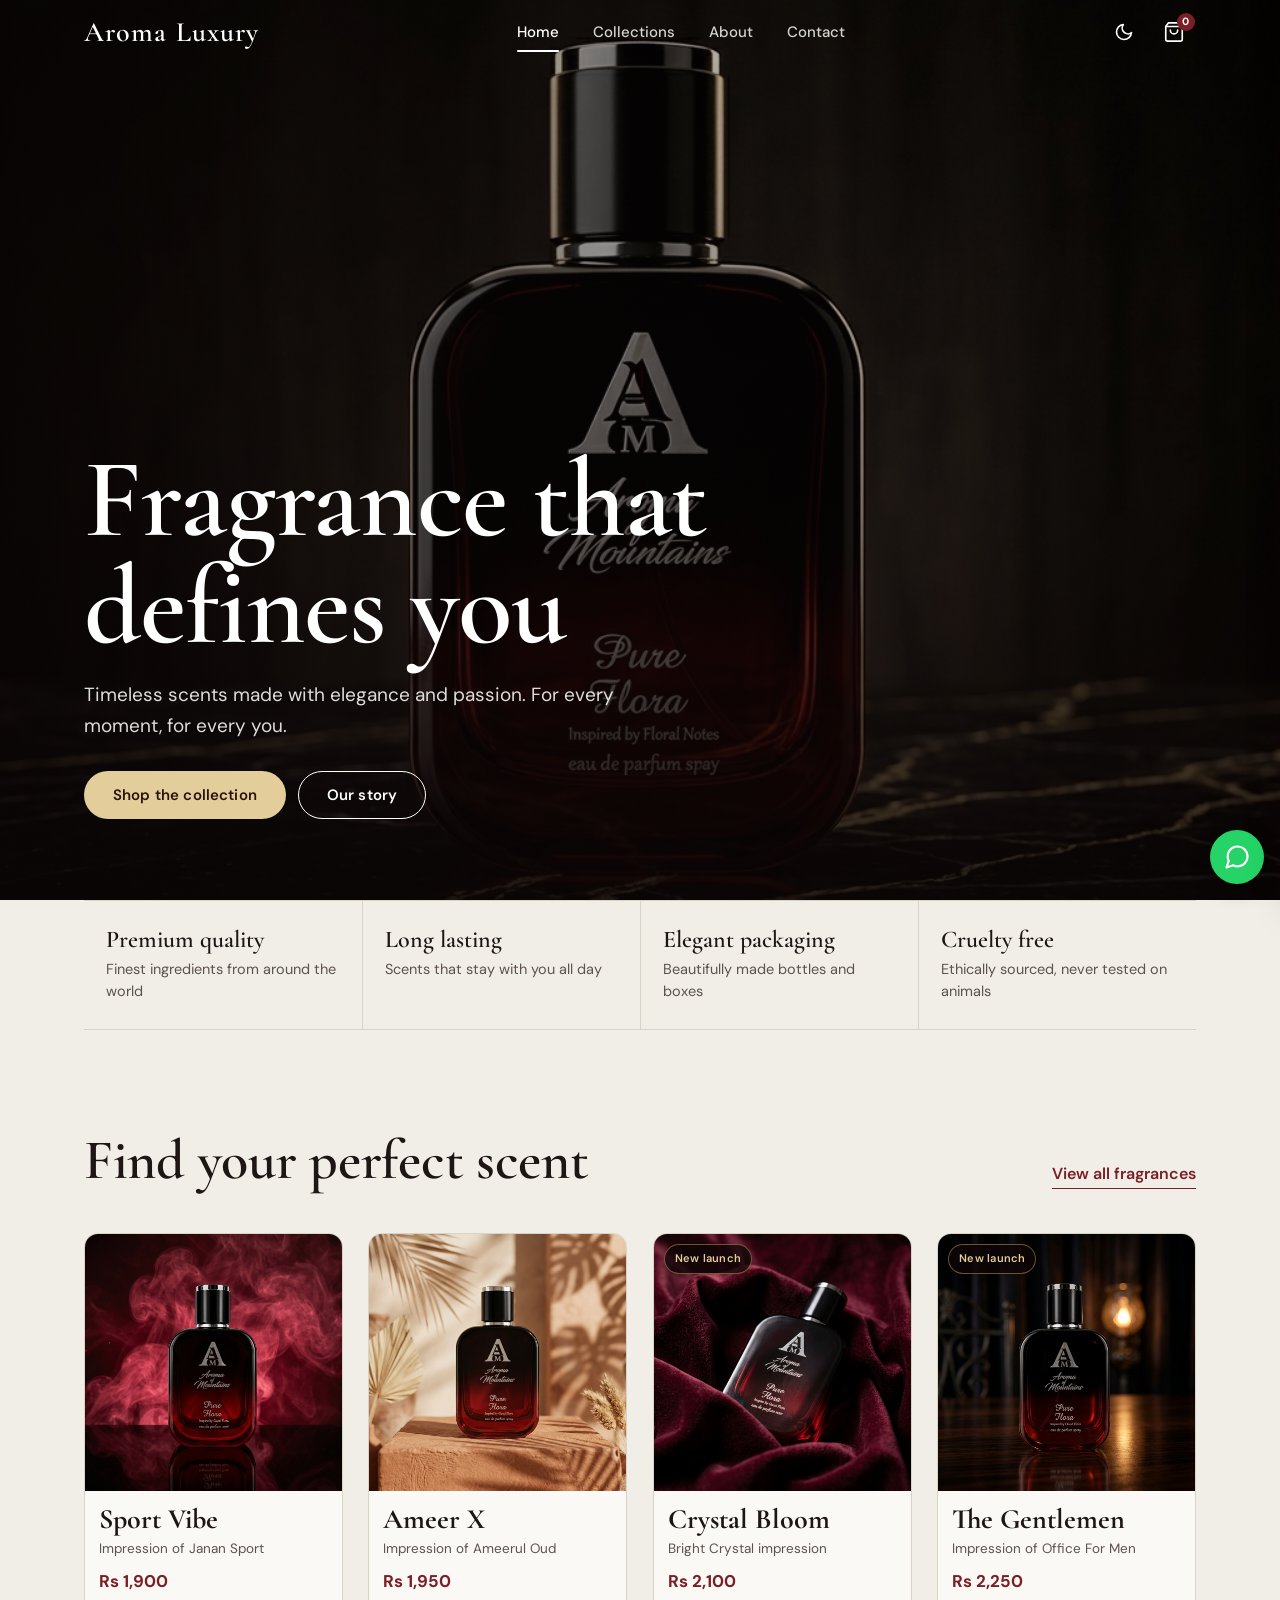
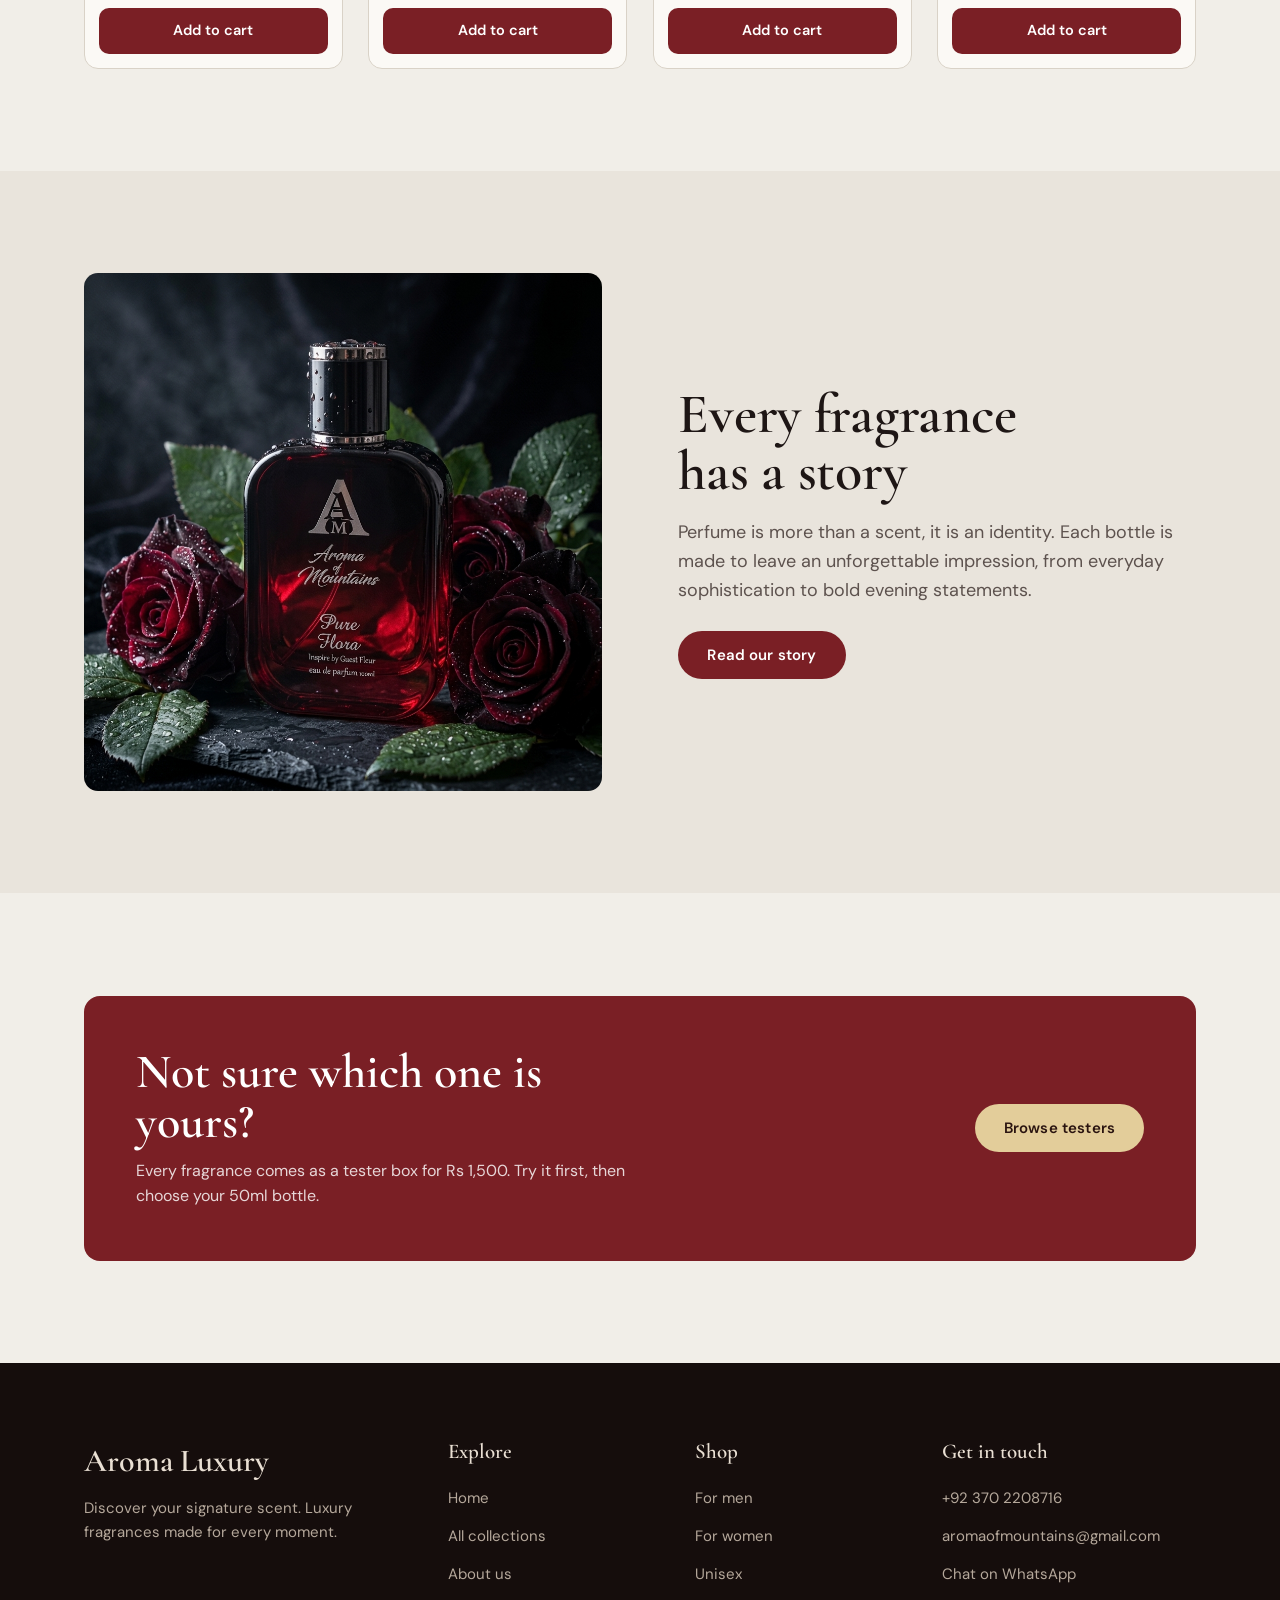
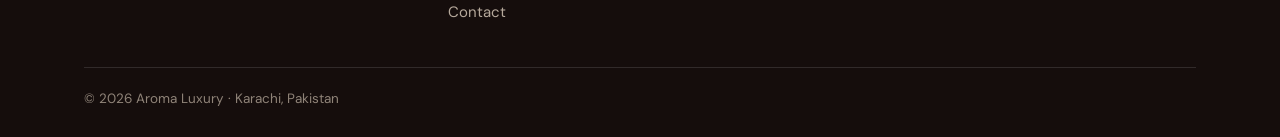
<file: index.html>
<!DOCTYPE html>
<html lang="en">
<head>
<meta charset="UTF-8">
<meta name="viewport" content="width=device-width, initial-scale=1, viewport-fit=cover">
<title>Aroma of Mountains | Premium Perfumes in Pakistan</title>
<meta name="description" content="Premium fragrances from Aroma of Mountains. Shop Ameer X, Sport Vibe, Crystal Bloom, The Gentlemen and more. Find your signature scent.">
<meta name="theme-color" content="#f1eee8">
<script>
(function(){
  var dark=false;
  try{
    var s=localStorage.getItem('aroma_theme');
    dark = s ? s==='dark' : (window.matchMedia && matchMedia('(prefers-color-scheme: dark)').matches);
  }catch(e){}
  if(dark) document.documentElement.classList.add('dark-mode');
  var m=document.querySelector('meta[name="theme-color"]');
  if(m) m.setAttribute('content', dark ? '#120c0b' : '#f1eee8');
})();
</script>
<link rel="preconnect" href="https://fonts.googleapis.com"><link rel="preconnect" href="https://fonts.gstatic.com" crossorigin><link href="https://fonts.googleapis.com/css2?family=Cormorant+Garamond:ital,wght@0,500;0,600;0,700;1,500&family=DM+Sans:wght@400;500;600;700&display=swap" rel="stylesheet">
<link rel="stylesheet" href="theme.css">

</head>
<body class="has-hero">
<script src="layout.js"></script>

<main id="main">

  <section class="hero">
    <video autoplay muted loop playsinline preload="metadata" poster="pics/4 pic new.jpeg" aria-hidden="true">
      <source src="perfume-hero.mp4" type="video/mp4">
    </video>
    <div class="wrap hero-inner">
      <h1>Fragrance that defines you</h1>
      <p>Timeless scents made with elegance and passion. For every moment, for every you.</p>
      <div class="hero-cta">
        <a class="btn btn-gold" href="collection.html">Shop the collection</a>
        <a class="btn btn-ghost" href="about-us.html">Our story</a>
      </div>
    </div>
  </section>

  <div class="wrap">
    <div class="promises">
      <div class="promise"><h3>Premium quality</h3><p>Finest ingredients from around the world</p></div>
      <div class="promise"><h3>Long lasting</h3><p>Scents that stay with you all day</p></div>
      <div class="promise"><h3>Elegant packaging</h3><p>Beautifully made bottles and boxes</p></div>
      <div class="promise"><h3>Cruelty free</h3><p>Ethically sourced, never tested on animals</p></div>
    </div>
  </div>

  <section class="section" id="our-collection">
    <div class="wrap">
      <div class="section-head">
        <h2>Find your perfect scent</h2>
        <a class="text-link" href="collection.html">View all fragrances</a>
      </div>
      <div class="grid">
        <article class="product">
          <div class="product-img"><img src="pics/5 pic new.jpeg" alt="Sport Vibe perfume bottle" loading="lazy" width="512" height="512"></div>
          <div class="product-body">
            <h3>Sport Vibe</h3>
            <p class="product-note">Impression of Janan Sport</p>
            <p class="product-price">Rs 1,900</p>
            <div class="product-actions">
              <button class="add-btn" type="button" data-add-to-cart="sport-vibe-50ml">Add to cart</button>
              
            </div>
          </div>
        </article>
        <article class="product">
          <div class="product-img"><img src="pics/2 pic new.jpeg" alt="Ameer X perfume bottle" loading="lazy" width="512" height="512"></div>
          <div class="product-body">
            <h3>Ameer X</h3>
            <p class="product-note">Impression of Ameerul Oud</p>
            <p class="product-price">Rs 1,950</p>
            <div class="product-actions">
              <button class="add-btn" type="button" data-add-to-cart="ameer-x-50ml">Add to cart</button>
              
            </div>
          </div>
        </article>
        <article class="product">
          <div class="product-img"><span class="badge">New launch</span><img src="pics/Perfume_bottle_on_velvet_fabric_202608070134.jpeg" alt="Crystal Bloom perfume bottle" loading="lazy" width="512" height="512"></div>
          <div class="product-body">
            <h3>Crystal Bloom</h3>
            <p class="product-note">Bright Crystal impression</p>
            <p class="product-price">Rs 2,100</p>
            <div class="product-actions">
              <button class="add-btn" type="button" data-add-to-cart="crystal-bloom-50ml">Add to cart</button>
              
            </div>
          </div>
        </article>
        <article class="product">
          <div class="product-img"><span class="badge">New launch</span><img src="pics/Perfume_bottle_on_wood_surface_202608070134.jpeg" alt="The Gentlemen perfume bottle" loading="lazy" width="512" height="512"></div>
          <div class="product-body">
            <h3>The Gentlemen</h3>
            <p class="product-note">Impression of Office For Men</p>
            <p class="product-price">Rs 2,250</p>
            <div class="product-actions">
              <button class="add-btn" type="button" data-add-to-cart="gentlemen-50ml">Add to cart</button>
              
            </div>
          </div>
        </article>
      </div>
    </div>
  </section>

  <section class="section section-alt">
    <div class="wrap split">
      <div class="split-img"><img src="pics/Perfume_bottle_with_crimson_roses_202608070135.jpeg" alt="Aroma of Mountains bottle resting among dark red roses" loading="lazy" width="640" height="640"></div>
      <div class="split-text">
        <h2 class="display">Every fragrance has a story</h2>
        <p>Perfume is more than a scent, it is an identity. Each bottle is made to leave an unforgettable impression, from everyday sophistication to bold evening statements.</p>
        <a class="btn btn-primary" href="about-us.html">Read our story</a>
      </div>
    </div>
  </section>

  <section class="section">
    <div class="wrap">
      <div class="band">
        <div>
          <h2>Not sure which one is yours?</h2>
          <p>Every fragrance comes as a tester box for Rs 1,500. Try it first, then choose your 50ml bottle.</p>
        </div>
        <a class="btn btn-gold" href="collection.html">Browse testers</a>
      </div>
    </div>
  </section>

</main>

<script src="cart.js"></script>

</body>
</html>
</file>
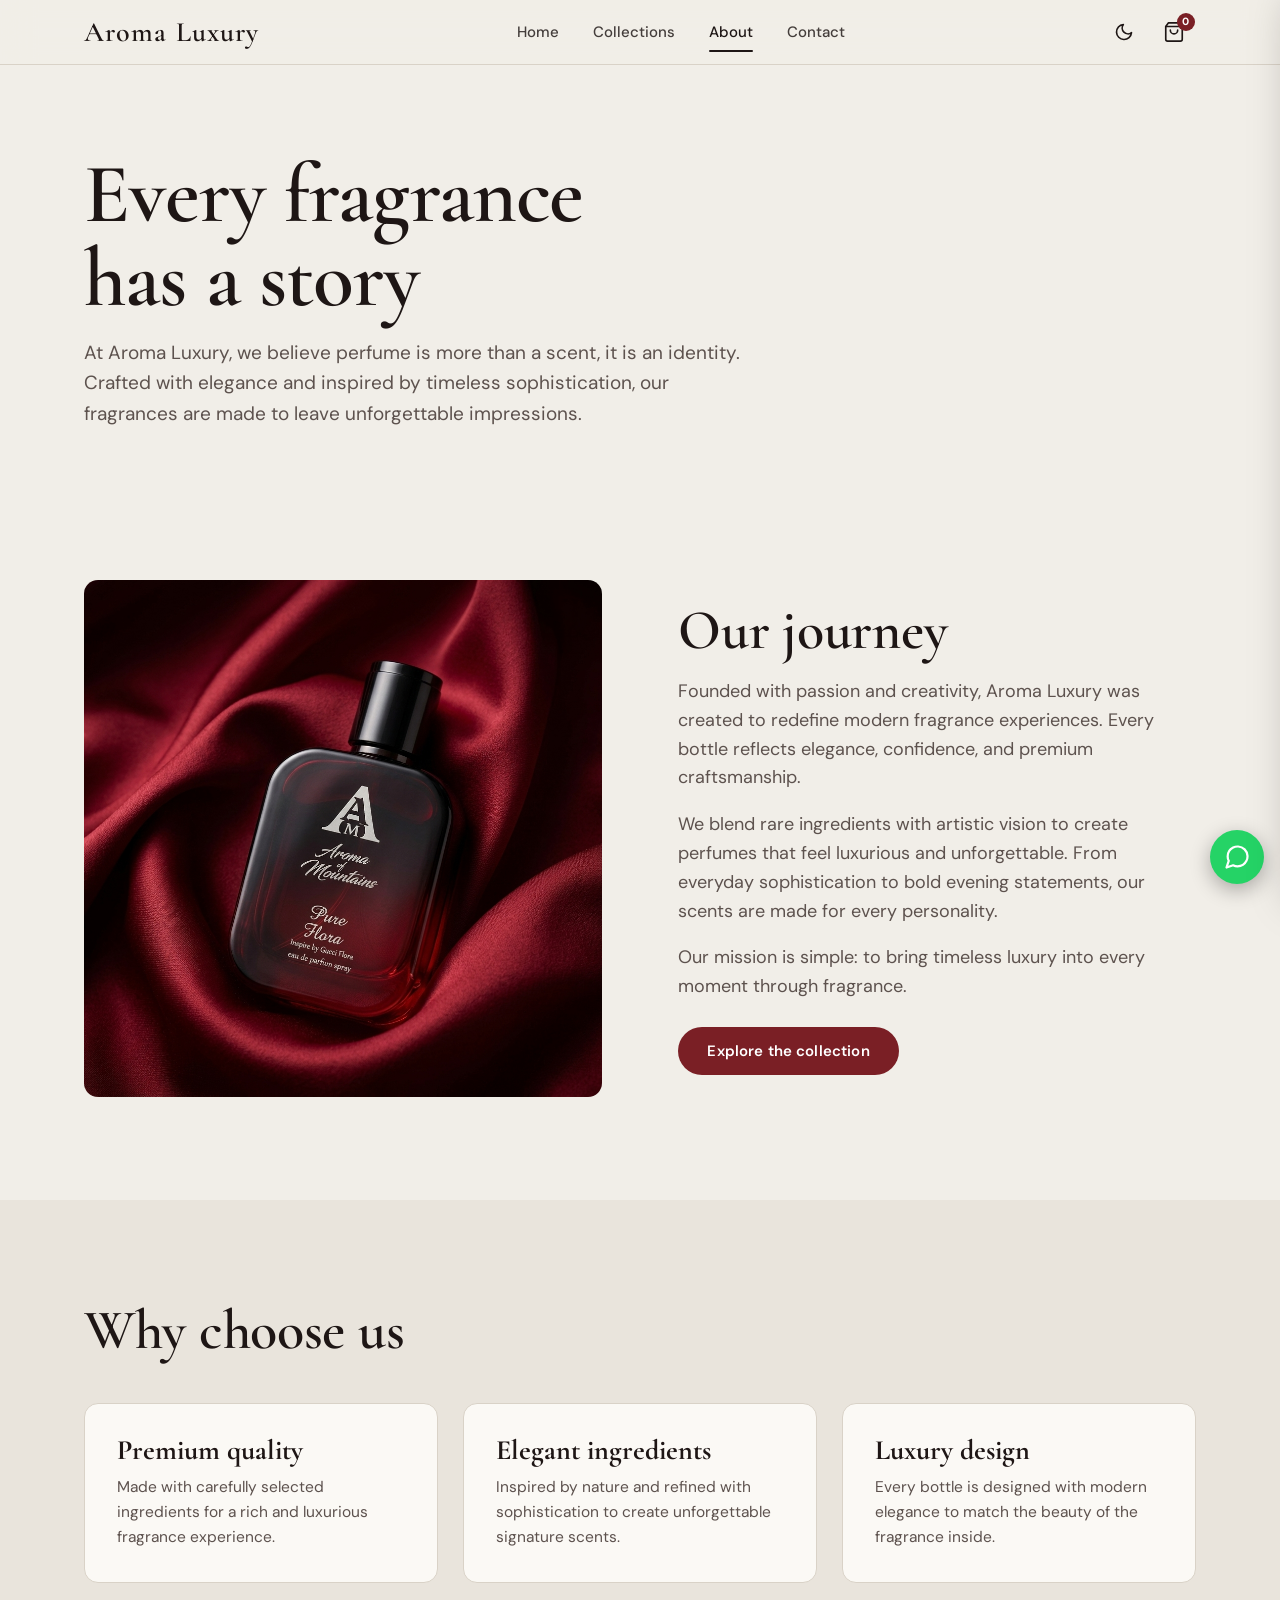
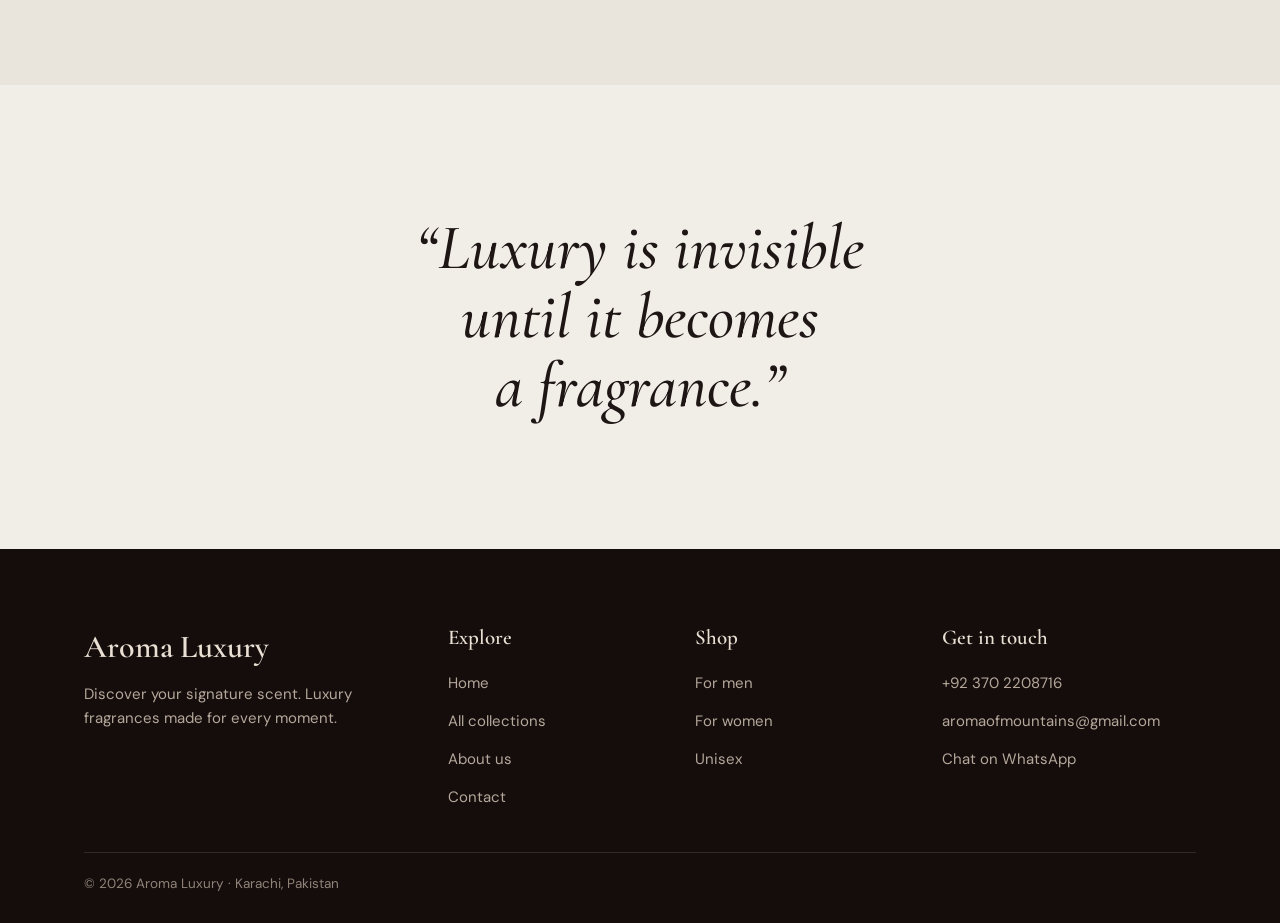
<file: about-us.html>
<!DOCTYPE html>
<html lang="en">
<head>
<meta charset="UTF-8">
<meta name="viewport" content="width=device-width, initial-scale=1, viewport-fit=cover">
<title>About | Aroma of Mountains</title>
<meta name="description" content="The story behind Aroma Luxury: elegant, long-lasting fragrances made with care.">
<meta name="theme-color" content="#f1eee8">
<script>
(function(){
  var dark=false;
  try{
    var s=localStorage.getItem('aroma_theme');
    dark = s ? s==='dark' : (window.matchMedia && matchMedia('(prefers-color-scheme: dark)').matches);
  }catch(e){}
  if(dark) document.documentElement.classList.add('dark-mode');
  var m=document.querySelector('meta[name="theme-color"]');
  if(m) m.setAttribute('content', dark ? '#120c0b' : '#f1eee8');
})();
</script>
<link rel="preconnect" href="https://fonts.googleapis.com"><link rel="preconnect" href="https://fonts.gstatic.com" crossorigin><link href="https://fonts.googleapis.com/css2?family=Cormorant+Garamond:ital,wght@0,500;0,600;0,700;1,500&family=DM+Sans:wght@400;500;600;700&display=swap" rel="stylesheet">
<link rel="stylesheet" href="theme.css">

</head>
<body class="">
<script src="layout.js"></script>

<main id="main">
  <div class="wrap page-head">
    <h1>Every fragrance has a story</h1>
    <p>At Aroma Luxury, we believe perfume is more than a scent, it is an identity. Crafted with elegance and inspired by timeless sophistication, our fragrances are made to leave unforgettable impressions.</p>
  </div>

  <section class="section">
    <div class="wrap split">
      <div class="split-img"><img src="pics/6 pic new.jpeg" alt="Aroma of Mountains bottle resting on red velvet" loading="lazy" width="640" height="640"></div>
      <div class="split-text">
        <h2 class="display">Our journey</h2>
        <p>Founded with passion and creativity, Aroma Luxury was created to redefine modern fragrance experiences. Every bottle reflects elegance, confidence, and premium craftsmanship.</p>
        <p>We blend rare ingredients with artistic vision to create perfumes that feel luxurious and unforgettable. From everyday sophistication to bold evening statements, our scents are made for every personality.</p>
        <p>Our mission is simple: to bring timeless luxury into every moment through fragrance.</p>
        <a class="btn btn-primary" href="collection.html">Explore the collection</a>
      </div>
    </div>
  </section>

  <section class="section section-alt">
    <div class="wrap">
      <div class="section-head"><h2>Why choose us</h2></div>
      <div class="values">
        <div class="value"><h3>Premium quality</h3><p>Made with carefully selected ingredients for a rich and luxurious fragrance experience.</p></div>
        <div class="value"><h3>Elegant ingredients</h3><p>Inspired by nature and refined with sophistication to create unforgettable signature scents.</p></div>
        <div class="value"><h3>Luxury design</h3><p>Every bottle is designed with modern elegance to match the beauty of the fragrance inside.</p></div>
      </div>
    </div>
  </section>

  <section class="quote">
    <div class="wrap"><p>&ldquo;Luxury is invisible until it becomes a fragrance.&rdquo;</p></div>
  </section>
</main>

<script src="cart.js"></script>

</body>
</html>
</file>
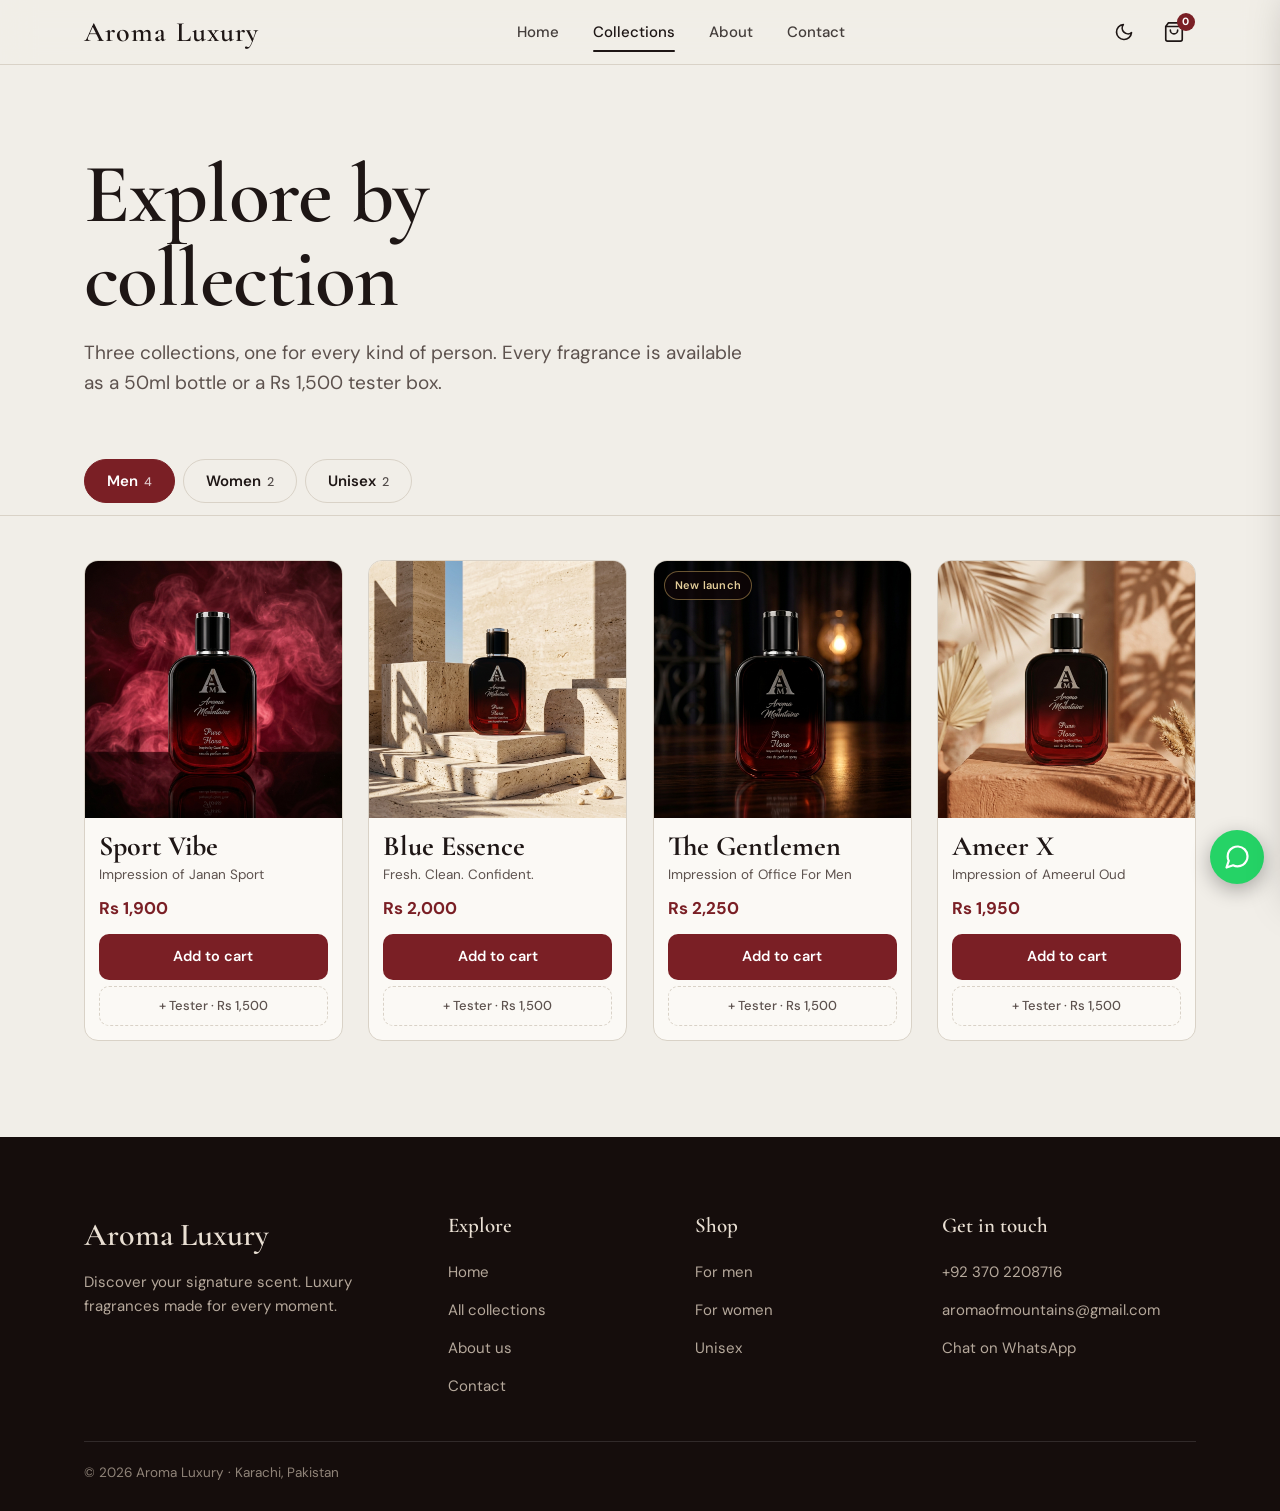
<file: collection.html>
<!DOCTYPE html>
<html lang="en">
<head>
<meta charset="UTF-8">
<meta name="viewport" content="width=device-width, initial-scale=1, viewport-fit=cover">
<title>Collections | Aroma of Mountains</title>
<meta name="description" content="Shop perfumes for men, women and unisex. 50ml bottles and tester boxes, delivered in Pakistan.">
<meta name="theme-color" content="#f1eee8">
<script>
(function(){
  var dark=false;
  try{
    var s=localStorage.getItem('aroma_theme');
    dark = s ? s==='dark' : (window.matchMedia && matchMedia('(prefers-color-scheme: dark)').matches);
  }catch(e){}
  if(dark) document.documentElement.classList.add('dark-mode');
  var m=document.querySelector('meta[name="theme-color"]');
  if(m) m.setAttribute('content', dark ? '#120c0b' : '#f1eee8');
})();
</script>
<link rel="preconnect" href="https://fonts.googleapis.com"><link rel="preconnect" href="https://fonts.gstatic.com" crossorigin><link href="https://fonts.googleapis.com/css2?family=Cormorant+Garamond:ital,wght@0,500;0,600;0,700;1,500&family=DM+Sans:wght@400;500;600;700&display=swap" rel="stylesheet">
<link rel="stylesheet" href="theme.css">

</head>
<body class="">
<script src="layout.js"></script>

<main id="main">
  <div class="wrap page-head">
    <h1>Explore by collection</h1>
    <p>Three collections, one for every kind of person. Every fragrance is available as a 50ml bottle or a Rs 1,500 tester box.</p>
  </div>

  <div class="tabs-bar">
    <div class="wrap">
      <div class="tabs" role="tablist" aria-label="Collections">
        <button class="tab" role="tab" id="tab-men" aria-controls="panel-men" aria-selected="true" type="button">Men<small>4</small></button>
        <button class="tab" role="tab" id="tab-women" aria-controls="panel-women" aria-selected="false" type="button">Women<small>2</small></button>
        <button class="tab" role="tab" id="tab-unisex" aria-controls="panel-unisex" aria-selected="false" type="button">Unisex<small>2</small></button>
      </div>
    </div>
  </div>

  <div class="wrap">
    <section class="panel active" id="panel-men" role="tabpanel" aria-labelledby="tab-men">
      <div class="grid">
        <article class="product">
          <div class="product-img"><img src="pics/5 pic new.jpeg" alt="Sport Vibe perfume bottle" loading="lazy" width="512" height="512"></div>
          <div class="product-body">
            <h3>Sport Vibe</h3>
            <p class="product-note">Impression of Janan Sport</p>
            <p class="product-price">Rs 1,900</p>
            <div class="product-actions">
              <button class="add-btn" type="button" data-add-to-cart="sport-vibe-50ml">Add to cart</button>
              <button class="tester-btn" type="button" data-add-to-cart="sport-vibe-tester">+ Tester · Rs 1,500</button>
            </div>
          </div>
        </article>
        <article class="product">
          <div class="product-img"><img src="pics/1 pic new.jpeg" alt="Blue Essence perfume bottle" loading="lazy" width="512" height="512"></div>
          <div class="product-body">
            <h3>Blue Essence</h3>
            <p class="product-note">Fresh. Clean. Confident.</p>
            <p class="product-price">Rs 2,000</p>
            <div class="product-actions">
              <button class="add-btn" type="button" data-add-to-cart="blue-essence-50ml">Add to cart</button>
              <button class="tester-btn" type="button" data-add-to-cart="blue-essence-tester">+ Tester · Rs 1,500</button>
            </div>
          </div>
        </article>
        <article class="product">
          <div class="product-img"><span class="badge">New launch</span><img src="pics/Perfume_bottle_on_wood_surface_202608070134.jpeg" alt="The Gentlemen perfume bottle" loading="lazy" width="512" height="512"></div>
          <div class="product-body">
            <h3>The Gentlemen</h3>
            <p class="product-note">Impression of Office For Men</p>
            <p class="product-price">Rs 2,250</p>
            <div class="product-actions">
              <button class="add-btn" type="button" data-add-to-cart="gentlemen-50ml">Add to cart</button>
              <button class="tester-btn" type="button" data-add-to-cart="gentlemen-tester">+ Tester · Rs 1,500</button>
            </div>
          </div>
        </article>
        <article class="product">
          <div class="product-img"><img src="pics/2 pic new.jpeg" alt="Ameer X perfume bottle" loading="lazy" width="512" height="512"></div>
          <div class="product-body">
            <h3>Ameer X</h3>
            <p class="product-note">Impression of Ameerul Oud</p>
            <p class="product-price">Rs 1,950</p>
            <div class="product-actions">
              <button class="add-btn" type="button" data-add-to-cart="ameer-x-50ml">Add to cart</button>
              <button class="tester-btn" type="button" data-add-to-cart="ameer-x-tester">+ Tester · Rs 1,500</button>
            </div>
          </div>
        </article>
      </div>
    </section>
    <section class="panel" id="panel-women" role="tabpanel" aria-labelledby="tab-women">
      <div class="grid">
        <article class="product">
          <div class="product-img"><img src="pics/Perfume_bottle_with_crimson_roses_202608070135.jpeg" alt="Pure Flora perfume bottle" loading="lazy" width="512" height="512"></div>
          <div class="product-body">
            <h3>Pure Flora</h3>
            <p class="product-note">Floral. Delicate. Timeless.</p>
            <p class="product-price">Rs 1,850</p>
            <div class="product-actions">
              <button class="add-btn" type="button" data-add-to-cart="pure-flora-50ml">Add to cart</button>
              <button class="tester-btn" type="button" data-add-to-cart="pure-flora-tester">+ Tester · Rs 1,500</button>
            </div>
          </div>
        </article>
        <article class="product">
          <div class="product-img"><span class="badge">New launch</span><img src="pics/Perfume_bottle_on_velvet_fabric_202608070134.jpeg" alt="Crystal Bloom perfume bottle" loading="lazy" width="512" height="512"></div>
          <div class="product-body">
            <h3>Crystal Bloom</h3>
            <p class="product-note">Bright Crystal impression</p>
            <p class="product-price">Rs 2,100</p>
            <div class="product-actions">
              <button class="add-btn" type="button" data-add-to-cart="crystal-bloom-50ml">Add to cart</button>
              <button class="tester-btn" type="button" data-add-to-cart="crystal-bloom-tester">+ Tester · Rs 1,500</button>
            </div>
          </div>
        </article>
      </div>
    </section>
    <section class="panel" id="panel-unisex" role="tabpanel" aria-labelledby="tab-unisex">
      <div class="grid">
        <article class="product">
          <div class="product-img"><img src="pics/4 pic new.jpeg" alt="Marine Water perfume bottle" loading="lazy" width="512" height="512"></div>
          <div class="product-body">
            <h3>Marine Water</h3>
            <p class="product-note">Crisp. Aquatic. Serene.</p>
            <p class="product-price">Rs 1,850</p>
            <div class="product-actions">
              <button class="add-btn" type="button" data-add-to-cart="marine-water-50ml">Add to cart</button>
              <button class="tester-btn" type="button" data-add-to-cart="marine-water-tester">+ Tester · Rs 1,500</button>
            </div>
          </div>
        </article>
        <article class="product">
          <div class="product-img"><img src="pics/6 pic new.jpeg" alt="Ocean Drift perfume bottle" loading="lazy" width="512" height="512"></div>
          <div class="product-body">
            <h3>Ocean Drift</h3>
            <p class="product-note">Cool. Airy. Free.</p>
            <p class="product-price">Rs 2,500</p>
            <div class="product-actions">
              <button class="add-btn" type="button" data-add-to-cart="ocean-drift-50ml">Add to cart</button>
              <button class="tester-btn" type="button" data-add-to-cart="ocean-drift-tester">+ Tester · Rs 1,500</button>
            </div>
          </div>
        </article>
      </div>
    </section>
  </div>
</main>

<script src="cart.js"></script>
<script>
(function(){
  var tabs = document.querySelectorAll('.tab');
  function show(name, push){
    tabs.forEach(function(t){
      var on = t.id === 'tab-' + name;
      t.setAttribute('aria-selected', on ? 'true' : 'false');
      document.getElementById(t.getAttribute('aria-controls')).classList.toggle('active', on);
    });
    if(push){ try{ history.replaceState(null, '', '#' + name); }catch(e){} }
  }
  tabs.forEach(function(t){
    t.addEventListener('click', function(){ show(t.id.replace('tab-',''), true); });
  });
  function fromHash(){
    var h = location.hash.replace('#','');
    if(['men','women','unisex'].indexOf(h) > -1) show(h, false);
  }
  window.addEventListener('hashchange', fromHash);
  fromHash();
})();
</script>
</body>
</html>
</file>
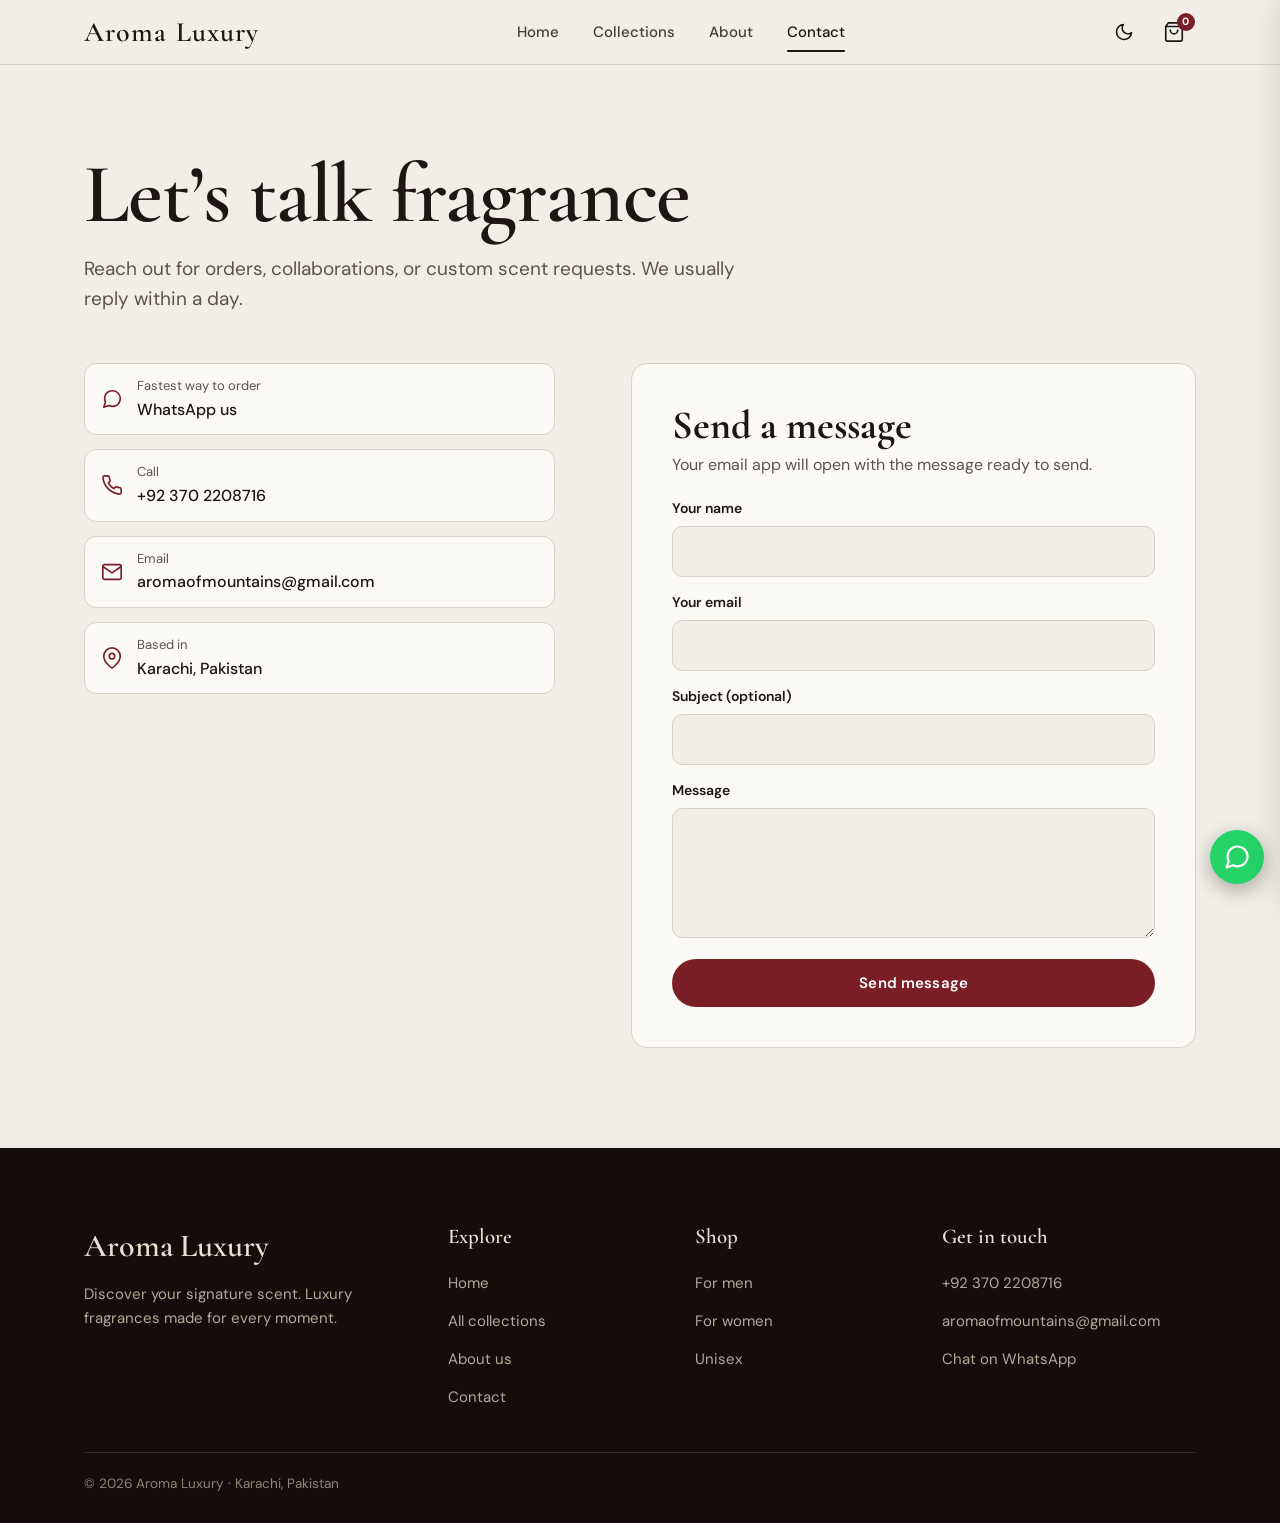
<file: contact.html>
<!DOCTYPE html>
<html lang="en">
<head>
<meta charset="UTF-8">
<meta name="viewport" content="width=device-width, initial-scale=1, viewport-fit=cover">
<title>Contact | Aroma of Mountains</title>
<meta name="description" content="Order on WhatsApp, call, or email Aroma of Mountains in Karachi, Pakistan.">
<meta name="theme-color" content="#f1eee8">
<script>
(function(){
  var dark=false;
  try{
    var s=localStorage.getItem('aroma_theme');
    dark = s ? s==='dark' : (window.matchMedia && matchMedia('(prefers-color-scheme: dark)').matches);
  }catch(e){}
  if(dark) document.documentElement.classList.add('dark-mode');
  var m=document.querySelector('meta[name="theme-color"]');
  if(m) m.setAttribute('content', dark ? '#120c0b' : '#f1eee8');
})();
</script>
<link rel="preconnect" href="https://fonts.googleapis.com"><link rel="preconnect" href="https://fonts.gstatic.com" crossorigin><link href="https://fonts.googleapis.com/css2?family=Cormorant+Garamond:ital,wght@0,500;0,600;0,700;1,500&family=DM+Sans:wght@400;500;600;700&display=swap" rel="stylesheet">
<link rel="stylesheet" href="theme.css">

</head>
<body class="">
<script src="layout.js"></script>

<main id="main">
  <div class="wrap page-head">
    <h1>Let&rsquo;s talk fragrance</h1>
    <p>Reach out for orders, collaborations, or custom scent requests. We usually reply within a day.</p>
  </div>

  <div class="wrap contact-grid">
    <ul class="contact-list">
      <li><a href="https://wa.me/923702208716" target="_blank" rel="noopener"><svg viewBox="0 0 24 24" fill="none" stroke="currentColor" stroke-width="1.8" stroke-linecap="round" stroke-linejoin="round"><path d="M21 11.5a8.4 8.4 0 0 1-.9 3.8 8.5 8.5 0 0 1-7.6 4.7 8.4 8.4 0 0 1-3.8-.9L3 21l1.9-5.7a8.4 8.4 0 0 1-.9-3.8 8.5 8.5 0 0 1 4.7-7.6 8.4 8.4 0 0 1 3.8-.9h.5a8.5 8.5 0 0 1 8 8v.5z"/></svg><span><small>Fastest way to order</small>WhatsApp us</span></a></li>
      <li><a href="tel:+923702208716"><svg viewBox="0 0 24 24" fill="none" stroke="currentColor" stroke-width="1.8" stroke-linecap="round" stroke-linejoin="round"><path d="M22 16.92v3a2 2 0 0 1-2.18 2 19.79 19.79 0 0 1-8.63-3.07 19.5 19.5 0 0 1-6-6 19.79 19.79 0 0 1-3.07-8.67A2 2 0 0 1 4.11 2h3a2 2 0 0 1 2 1.72c.127.96.361 1.903.7 2.81a2 2 0 0 1-.45 2.11L8.09 9.91a16 16 0 0 0 6 6l1.27-1.27a2 2 0 0 1 2.11-.45c.907.339 1.85.573 2.81.7A2 2 0 0 1 22 16.92z"/></svg><span><small>Call</small>+92 370 2208716</span></a></li>
      <li><a href="mailto:aromaofmountains@gmail.com"><svg viewBox="0 0 24 24" fill="none" stroke="currentColor" stroke-width="1.8" stroke-linecap="round" stroke-linejoin="round"><rect x="2" y="4" width="20" height="16" rx="2"/><path d="M22 6l-10 7L2 6"/></svg><span><small>Email</small>aromaofmountains@gmail.com</span></a></li>
      <li><span class="row"><svg viewBox="0 0 24 24" fill="none" stroke="currentColor" stroke-width="1.8" stroke-linecap="round" stroke-linejoin="round"><path d="M21 10c0 7-9 13-9 13S3 17 3 10a9 9 0 0 1 18 0z"/><circle cx="12" cy="10" r="3"/></svg><span><small>Based in</small>Karachi, Pakistan</span></span></li>
    </ul>

    <div class="form-card">
      <h2>Send a message</h2>
      <p class="form-sub">Your email app will open with the message ready to send.</p>
      <form id="contact-form">
        <label class="field"><span>Your name</span><input type="text" id="contact-name" autocomplete="name" required></label>
        <label class="field"><span>Your email</span><input type="email" id="contact-email" autocomplete="email" required></label>
        <label class="field"><span>Subject (optional)</span><input type="text" id="contact-subject"></label>
        <label class="field"><span>Message</span><textarea id="contact-message" required></textarea></label>
        <button class="btn btn-primary" type="submit">Send message</button>
      </form>
    </div>
  </div>
</main>

<script src="cart.js"></script>
<script>
document.getElementById('contact-form').addEventListener('submit', function(e){
    e.preventDefault();
    var name = document.getElementById('contact-name').value.trim();
    var email = document.getElementById('contact-email').value.trim();
    var subject = document.getElementById('contact-subject').value.trim() || 'Website enquiry';
    var message = document.getElementById('contact-message').value.trim();
    if(!name || !email || !message){ showCartToast('Please fill in your name, email and message'); return; }
    var body = 'Name: ' + name + '\nEmail: ' + email + '\n\n' + message;
    window.location.href = 'mailto:' + OWNER_EMAIL +
        '?subject=' + encodeURIComponent(STORE_NAME + ' — ' + subject) +
        '&body=' + encodeURIComponent(body);
});
</script>
</body>
</html>
</file>
<file: theme.css>
/* ============================================================
   AROMA LUXURY — SHARED THEME
   One stylesheet for every page. Light and dark themes are set
   by tokens only, so no page can drift out of sync.
============================================================ */

:root{
    color-scheme: light;

    /* brand */
    --burgundy:#7A1F25;
    --burgundy-dark:#57151a;
    --burgundy-light:#9c2b32;
    --gold:#b8935a;
    --gold-light:#e3cd9a;
    --whatsapp:#25D366;
    --whatsapp-dark:#1a8f47;

    /* light theme */
    --bg:#f1eee8;
    --bg-soft:#e9e4dc;
    --card:#fbf9f5;
    --ink:#1e1615;
    --ink-soft:#5d524e;
    --line:#d9d2c7;
    --accent:#7A1F25;          /* text links / buttons on the page background */
    --accent-ink:#ffffff;      /* text on --accent */
    --nav-bg:rgba(241,238,232,0.88);
    --nav-ink:#1e1615;
    --shadow:0 1px 2px rgba(30,22,21,.06), 0 8px 24px rgba(30,22,21,.08);

    /* cart drawer tokens */
    --surface:#fbf9f5;
    --surface-alt:#f1ece3;
    --surface-text:#1e1615;
    --surface-text-muted:#7a706a;
    --surface-border:#e4ddd1;

    /* type */
    --display:'Cormorant Garamond', 'Playfair Display', Georgia, serif;
    --body:'DM Sans', system-ui, -apple-system, 'Segoe UI', Roboto, sans-serif;

    --pad:clamp(18px, 5vw, 64px);
    --max:1240px;
    --header-h:64px;
}

html.dark-mode{
    color-scheme: dark;

    --bg:#120c0b;
    --bg-soft:#1a1211;
    --card:#1c1413;
    --ink:#f1e9df;
    --ink-soft:#b3a79c;
    --line:#33272a;
    --accent:#d2b26e;
    --accent-ink:#1a0f0d;
    --nav-bg:rgba(18,12,11,0.86);
    --nav-ink:#f1e9df;
    --shadow:0 1px 2px rgba(0,0,0,.4), 0 8px 24px rgba(0,0,0,.35);

    --surface:#1c1413;
    --surface-alt:#261b19;
    --surface-text:#f5efe6;
    --surface-text-muted:#a89c8e;
    --surface-border:#3a2f2a;
}

*{ margin:0; padding:0; box-sizing:border-box; }

html{
    scroll-behavior:smooth;
    -webkit-text-size-adjust:100%;
    scroll-padding-top:calc(var(--header-h) + 16px);
}

body{
    font-family:var(--body);
    font-size:16px;
    line-height:1.6;
    color:var(--ink);
    background:var(--bg);
    overflow-x:hidden;
    transition:background .25s ease, color .25s ease;
}

img,video{ max-width:100%; display:block; }
a{ color:inherit; }
button{ font:inherit; color:inherit; }

:focus-visible{
    outline:2px solid var(--accent);
    outline-offset:3px;
    border-radius:4px;
}

.wrap{
    width:100%;
    max-width:var(--max);
    margin:0 auto;
    padding-left:var(--pad);
    padding-right:var(--pad);
}

.skip{
    position:absolute; left:-999px; top:8px; z-index:2000;
    background:var(--accent); color:var(--accent-ink);
    padding:10px 16px; border-radius:6px; text-decoration:none;
}
.skip:focus{ left:8px; }

/* =========================
   HEADER
========================= */

.site-header{
    position:fixed;
    top:0; left:0; right:0;
    z-index:1000;
    background:var(--nav-bg);
    color:var(--nav-ink);
    backdrop-filter:blur(16px) saturate(1.2);
    -webkit-backdrop-filter:blur(16px) saturate(1.2);
    border-bottom:1px solid var(--line);
    transition:background .3s ease, border-color .3s ease, color .3s ease;
    padding-top:env(safe-area-inset-top, 0px);
}

/* Home page: header floats clear over the video until you scroll */
body.has-hero .site-header.at-top{
    background:transparent;
    color:#fff;
    border-bottom-color:transparent;
    backdrop-filter:none;
    -webkit-backdrop-filter:none;
}

.header-row{
    height:var(--header-h);
    display:flex;
    align-items:center;
    justify-content:space-between;
    gap:16px;
}

.logo{
    font-family:var(--display);
    font-size:28px;
    font-weight:600;
    letter-spacing:.04em;
    text-decoration:none;
    line-height:1;
    white-space:nowrap;
}

.main-nav{
    display:flex;
    align-items:center;
    gap:34px;
}

.main-nav a{
    text-decoration:none;
    font-size:15px;
    font-weight:500;
    position:relative;
    padding:6px 0;
    opacity:.82;
    transition:opacity .2s;
}
.main-nav a:hover{ opacity:1; }
.main-nav a[aria-current="page"]{ opacity:1; }
.main-nav a[aria-current="page"]::after{
    content:'';
    position:absolute; left:0; right:0; bottom:-2px;
    height:2px; background:currentColor; border-radius:2px;
}

.header-actions{
    display:flex;
    align-items:center;
    gap:6px;
}

.icon-btn{
    position:relative;
    width:44px; height:44px;
    display:inline-flex; align-items:center; justify-content:center;
    background:transparent;
    border:0;
    border-radius:50%;
    cursor:pointer;
    color:inherit;
    text-decoration:none;
    transition:background .2s;
}
.icon-btn:hover{ background:rgba(127,127,127,.16); }
.icon-btn svg{ width:22px; height:22px; display:block; }

#theme-toggle svg{ width:20px; height:20px; }

.cart-link .cart-icon{ display:inline-flex; line-height:0; }

.cart-count{
    position:absolute;
    top:3px; right:1px;
    min-width:18px; height:18px;
    padding:0 5px;
    border-radius:999px;
    background:var(--burgundy);
    color:#fff;
    font-size:10.5px;
    font-weight:700;
    line-height:18px;
    text-align:center;
    font-family:var(--body);
}
html.dark-mode .cart-count{ background:var(--gold); color:#1a0f0d; }

.menu-btn{ display:none; }
.menu-btn .bars{
    width:22px; height:14px; position:relative; display:block;
}
.menu-btn .bars::before,
.menu-btn .bars::after,
.menu-btn .bars i{
    content:''; position:absolute; left:0; right:0; height:2px;
    background:currentColor; border-radius:2px;
    transition:transform .25s, opacity .2s, top .25s;
}
.menu-btn .bars::before{ top:0; }
.menu-btn .bars i{ top:6px; }
.menu-btn .bars::after{ top:12px; }
.menu-btn[aria-expanded="true"] .bars::before{ top:6px; transform:rotate(45deg); }
.menu-btn[aria-expanded="true"] .bars::after{ top:6px; transform:rotate(-45deg); }
.menu-btn[aria-expanded="true"] .bars i{ opacity:0; }

@media (max-width:820px){
    :root{ --header-h:58px; }
    .logo{ font-size:25px; }

    .menu-btn{ display:inline-flex; }

    .main-nav{
        position:absolute;
        top:100%; left:0; right:0;
        flex-direction:column;
        align-items:stretch;
        gap:0;
        background:var(--bg);
        color:var(--ink);
        border-bottom:1px solid var(--line);
        padding:6px var(--pad) 14px;
        box-shadow:0 18px 30px rgba(0,0,0,.18);
        visibility:hidden;
        opacity:0;
        transform:translateY(-8px);
        transition:opacity .2s, transform .2s, visibility .2s;
    }
    .main-nav.open{
        visibility:visible; opacity:1; transform:none;
    }
    .main-nav a{
        font-family:var(--display);
        font-size:26px;
        font-weight:600;
        padding:14px 2px;
        opacity:1;
        border-bottom:1px solid var(--line);
    }
    .main-nav a:last-child{ border-bottom:0; }
    .main-nav a[aria-current="page"]{ color:var(--accent); }
    .main-nav a[aria-current="page"]::after{ display:none; }
}

/* =========================
   BUTTONS
========================= */

.btn{
    display:inline-flex; align-items:center; justify-content:center;
    min-height:48px;
    padding:0 28px;
    border-radius:999px;
    border:1.5px solid transparent;
    font-family:var(--body);
    font-size:15px;
    font-weight:600;
    letter-spacing:.01em;
    text-decoration:none;
    cursor:pointer;
    transition:background .2s, color .2s, border-color .2s, transform .15s;
}
.btn:active{ transform:scale(.98); }

.btn-primary{ background:var(--accent); color:var(--accent-ink); }
.btn-primary:hover{ filter:brightness(1.1); }

.btn-gold{ background:var(--gold-light); color:#2a1410; }
.btn-gold:hover{ background:#f0dfb4; }

.btn-ghost{ background:transparent; color:inherit; border-color:currentColor; }
.btn-ghost:hover{ background:rgba(127,127,127,.16); }

/* =========================
   HERO (home)
========================= */

.hero{
    position:relative;
    min-height:100vh;
    min-height:100svh;
    display:flex;
    align-items:flex-end;
    color:#fff;
    background:#0d0807;
    overflow:hidden;
    isolation:isolate;
}
.hero video,
.hero .hero-poster{
    position:absolute; inset:0;
    width:100%; height:100%;
    object-fit:cover;
    z-index:-2;
}
.hero::after{
    content:'';
    position:absolute; inset:0; z-index:-1;
    background:
        linear-gradient(to top, rgba(10,5,5,.88) 0%, rgba(10,5,5,.45) 45%, rgba(10,5,5,.25) 100%),
        linear-gradient(to right, rgba(10,5,5,.55) 0%, transparent 65%);
}
.hero-inner{
    width:100%;
    padding-top:calc(var(--header-h) + 60px);
    padding-bottom:clamp(44px, 9vh, 96px);
}
.hero h1{
    font-family:var(--display);
    font-weight:600;
    font-size:clamp(46px, 9.2vw, 112px);
    line-height:.95;
    letter-spacing:-.01em;
    max-width:11ch;
    text-wrap:balance;
}
.hero p{
    margin-top:20px;
    max-width:44ch;
    font-size:clamp(16px, 2vw, 19px);
    color:rgba(255,255,255,.86);
}
.hero-cta{
    margin-top:30px;
    display:flex; flex-wrap:wrap; gap:12px;
}

@media (min-width:700px){
    .hero h1{ max-width:14ch; }
}
@media (max-width:520px){
    .hero-cta .btn{ flex:1 1 100%; }
}

@media (prefers-reduced-motion: reduce){
    .hero video{ display:none; }
}

/* =========================
   PAGE HEAD (inner pages)
========================= */

.page-head{
    padding-top:calc(var(--header-h) + clamp(36px, 7vw, 88px));
    padding-bottom:clamp(24px, 4vw, 48px);
}
.page-head h1{
    font-family:var(--display);
    font-weight:600;
    font-size:clamp(40px, 7vw, 84px);
    line-height:1;
    letter-spacing:-.01em;
    text-wrap:balance;
    max-width:16ch;
}
.page-head p{
    margin-top:18px;
    max-width:52ch;
    color:var(--ink-soft);
    font-size:clamp(16px, 1.9vw, 19px);
}

/* =========================
   SECTIONS
========================= */

.section{ padding:clamp(48px, 8vw, 104px) 0; }
.section-alt{ background:var(--bg-soft); }

.section-head{
    display:flex; align-items:flex-end; justify-content:space-between;
    gap:16px; flex-wrap:wrap;
    margin-bottom:clamp(22px, 4vw, 44px);
}
.section-head h2,
h2.display{
    font-family:var(--display);
    font-weight:600;
    font-size:clamp(32px, 5vw, 56px);
    line-height:1.02;
    letter-spacing:-.005em;
    text-wrap:balance;
}
.text-link{
    font-weight:600;
    color:var(--accent);
    text-decoration:none;
    border-bottom:1.5px solid currentColor;
    padding-bottom:2px;
}
.text-link:hover{ opacity:.8; }

/* promise strip */
.promises{
    display:grid;
    grid-template-columns:repeat(4, 1fr);
    border-top:1px solid var(--line);
    border-bottom:1px solid var(--line);
}
.promise{
    padding:26px 22px;
    border-left:1px solid var(--line);
}
.promise:first-child{ border-left:0; }
.promise h3{
    font-family:var(--display);
    font-size:24px;
    font-weight:600;
    line-height:1.1;
}
.promise p{
    margin-top:6px;
    font-size:14.5px;
    color:var(--ink-soft);
    line-height:1.5;
}
@media (max-width:820px){
    .promises{ grid-template-columns:1fr 1fr; }
    .promise{ padding:20px 16px; border-left:0; border-top:1px solid var(--line); }
    .promise:nth-child(-n+2){ border-top:0; }
    .promise:nth-child(even){ border-left:1px solid var(--line); }
    .promise h3{ font-size:21px; }
}

/* =========================
   PRODUCT GRID + CARD
========================= */

.grid{
    display:grid;
    grid-template-columns:repeat(4, 1fr);
    gap:clamp(14px, 2vw, 28px);
}
@media (max-width:1000px){ .grid{ grid-template-columns:repeat(3, 1fr); } }
@media (max-width:720px){  .grid{ grid-template-columns:repeat(2, 1fr); gap:12px; } }

.product{
    display:flex; flex-direction:column;
    background:var(--card);
    border:1px solid var(--line);
    border-radius:14px;
    overflow:hidden;
    transition:transform .25s ease, box-shadow .25s ease;
}
@media (hover:hover){
    .product:hover{ transform:translateY(-4px); box-shadow:var(--shadow); }
}
.product-img{
    position:relative;
    aspect-ratio:1/1;
    background:#0d0807;
    overflow:hidden;
}
.product-img img{
    width:100%; height:100%;
    object-fit:cover;
}
.badge{
    position:absolute; top:10px; left:10px;
    padding:5px 10px;
    border-radius:999px;
    background:rgba(15,6,7,.78);
    color:var(--gold-light);
    font-size:11px;
    font-weight:600;
    letter-spacing:.02em;
    border:1px solid rgba(201,163,94,.5);
}
.product-body{
    display:flex; flex-direction:column; flex:1;
    padding:14px 14px 14px;
}
.product-body h3{
    font-family:var(--display);
    font-size:clamp(22px, 2.4vw, 28px);
    font-weight:700;
    line-height:1.05;
}
.product-note{
    margin-top:5px;
    font-size:13.5px;
    color:var(--ink-soft);
    line-height:1.4;
}
.product-price{
    margin-top:10px;
    font-weight:700;
    font-size:17px;
    color:var(--accent);
}
.product-actions{
    margin-top:auto;
    padding-top:12px;
    display:flex; flex-direction:column; gap:6px;
}
.add-btn{
    width:100%;
    min-height:46px;
    border:0;
    border-radius:10px;
    background:var(--accent);
    color:var(--accent-ink);
    font-size:14.5px;
    font-weight:600;
    cursor:pointer;
    transition:filter .2s, transform .15s;
}
.add-btn:hover{ filter:brightness(1.12); }
.add-btn:active{ transform:scale(.98); }
.tester-btn{
    width:100%;
    min-height:40px;
    background:transparent;
    border:1px dashed var(--line);
    border-radius:10px;
    color:var(--ink-soft);
    font-size:13px;
    font-weight:500;
    cursor:pointer;
    transition:border-color .2s, color .2s;
}
.tester-btn:hover{ border-color:var(--accent); color:var(--accent); }
.tester-btn{ white-space:nowrap; padding:0 6px; }

@media (max-width:720px){
    .product-body{ padding:11px 11px 12px; }
    .product-note{ font-size:12.5px; }
    .product-price{ font-size:16px; }
}

/* =========================
   SPLIT (image + text)
========================= */

.split{
    display:grid;
    grid-template-columns:1fr 1fr;
    gap:clamp(24px, 6vw, 80px);
    align-items:center;
}
.split-img{
    border-radius:14px;
    overflow:hidden;
    aspect-ratio:1/1;
    background:#0d0807;
}
.split-img img{ width:100%; height:100%; object-fit:cover; }
.split-text p{
    margin-top:18px;
    color:var(--ink-soft);
    font-size:clamp(16px, 1.8vw, 18px);
    max-width:52ch;
}
.split-text .btn{ margin-top:26px; }
@media (max-width:820px){
    .split{ grid-template-columns:1fr; }
    .split.flip .split-img{ order:-1; }
}

/* tester band */
.band{
    background:var(--burgundy);
    color:#fff;
    border-radius:16px;
    padding:clamp(26px, 5vw, 52px);
    display:flex; align-items:center; justify-content:space-between;
    gap:22px; flex-wrap:wrap;
}
.band h2{
    font-family:var(--display);
    font-size:clamp(30px, 4.4vw, 48px);
    font-weight:600;
    line-height:1.04;
    max-width:18ch;
}
.band p{ margin-top:10px; color:rgba(255,255,255,.82); max-width:46ch; }
html.dark-mode .band{ background:#2a0f13; border:1px solid var(--line); }
@media (max-width:520px){ .band .btn{ width:100%; } }

/* =========================
   COLLECTION TABS
========================= */

.tabs-bar{
    position:sticky;
    top:calc(var(--header-h) + env(safe-area-inset-top, 0px));
    z-index:20;
    background:var(--bg);
    border-bottom:1px solid var(--line);
}
.tabs{
    display:flex; gap:8px;
    padding:12px 0;
    overflow-x:auto;
    scrollbar-width:none;
}
.tabs::-webkit-scrollbar{ display:none; }
.tab{
    flex:0 0 auto;
    min-height:44px;
    padding:0 22px;
    border-radius:999px;
    border:1.5px solid var(--line);
    background:transparent;
    font-size:15px;
    font-weight:600;
    cursor:pointer;
    transition:background .2s, color .2s, border-color .2s;
}
.tab:hover{ border-color:var(--accent); }
.tab[aria-selected="true"]{
    background:var(--accent);
    border-color:var(--accent);
    color:var(--accent-ink);
}
.tab small{ font-weight:500; opacity:.75; margin-left:6px; }

.panel{ display:none; padding:clamp(24px, 4vw, 44px) 0 clamp(48px, 8vw, 96px); }
.panel.active{ display:block; }
.panel .grid{ grid-template-columns:repeat(4, 1fr); }
@media (max-width:1000px){ .panel .grid{ grid-template-columns:repeat(3, 1fr); } }
@media (max-width:720px){  .panel .grid{ grid-template-columns:repeat(2, 1fr); } }

/* =========================
   ABOUT
========================= */

.values{
    display:grid;
    grid-template-columns:repeat(3, 1fr);
    gap:clamp(14px, 2vw, 28px);
}
.value{
    padding:clamp(22px, 3vw, 32px);
    border:1px solid var(--line);
    border-radius:14px;
    background:var(--card);
}
.value h3{
    font-family:var(--display);
    font-size:28px;
    font-weight:700;
    line-height:1.05;
}
.value p{ margin-top:10px; color:var(--ink-soft); font-size:15.5px; }
@media (max-width:820px){ .values{ grid-template-columns:1fr; } }

.quote{
    text-align:center;
    padding:clamp(56px, 10vw, 128px) 0;
}
.quote p{
    font-family:var(--display);
    font-style:italic;
    font-weight:500;
    font-size:clamp(30px, 5.4vw, 64px);
    line-height:1.08;
    max-width:20ch;
    margin:0 auto;
    text-wrap:balance;
}

/* =========================
   CONTACT
========================= */

.contact-grid{
    display:grid;
    grid-template-columns:5fr 6fr;
    gap:clamp(28px, 6vw, 80px);
    align-items:start;
    padding-bottom:clamp(48px, 8vw, 100px);
}
@media (max-width:900px){ .contact-grid{ grid-template-columns:1fr; } }

.contact-list{ list-style:none; display:grid; gap:14px; }
.contact-list a,
.contact-list span.row{
    display:flex; align-items:center; gap:14px;
    min-height:64px;
    padding:12px 16px;
    border:1px solid var(--line);
    border-radius:12px;
    background:var(--card);
    text-decoration:none;
    font-weight:500;
    overflow-wrap:anywhere;
}
.contact-list a:hover{ border-color:var(--accent); }
.contact-list svg{ width:22px; height:22px; flex-shrink:0; color:var(--accent); }
.contact-list small{ display:block; color:var(--ink-soft); font-weight:400; font-size:13px; }

.form-card{
    background:var(--card);
    border:1px solid var(--line);
    border-radius:16px;
    padding:clamp(20px, 4vw, 40px);
}
.form-card h2{
    font-family:var(--display);
    font-size:clamp(30px, 4vw, 40px);
    font-weight:700;
    line-height:1.05;
}
.form-card .form-sub{ margin:6px 0 20px; color:var(--ink-soft); }
.field{ display:block; margin-bottom:14px; }
.field span{ display:block; font-size:14px; font-weight:600; margin-bottom:6px; }
.field input,
.field textarea{
    width:100%;
    min-height:50px;
    padding:12px 14px;
    font:inherit;
    font-size:16px;            /* 16px stops iOS zooming into the field */
    color:var(--ink);
    background:var(--bg);
    border:1.5px solid var(--line);
    border-radius:10px;
    transition:border-color .2s;
}
.field textarea{ min-height:130px; resize:vertical; }
.field input:focus,
.field textarea:focus{ outline:none; border-color:var(--accent); }
.form-card .btn{ width:100%; }

/* =========================
   FOOTER
========================= */

.site-footer{
    background:#150d0c;
    color:#e9dfd3;
    padding:clamp(40px, 6vw, 72px) 0 28px;
}
html.dark-mode .site-footer{ background:#0c0706; border-top:1px solid var(--line); }
.footer-grid{
    display:grid;
    grid-template-columns:1.6fr 1fr 1fr 1.3fr;
    gap:clamp(24px, 4vw, 56px);
}
.footer-logo{
    font-family:var(--display);
    font-size:32px;
    font-weight:600;
}
.site-footer p{ margin-top:10px; color:#b5a89b; font-size:15px; max-width:34ch; }
.site-footer h4{
    font-family:var(--display);
    font-size:21px;
    font-weight:600;
    margin-bottom:10px;
}
.footer-links{ display:flex; flex-direction:column; }
.footer-links a{
    color:#b5a89b;
    text-decoration:none;
    font-size:15px;
    padding:7px 0;
    overflow-wrap:anywhere;
}
.footer-links a:hover{ color:#fff; }
.footer-bottom{
    margin-top:36px;
    padding-top:20px;
    border-top:1px solid rgba(255,255,255,.12);
    font-size:13.5px;
    color:#8f8378;
}
@media (max-width:900px){
    .footer-grid{ grid-template-columns:1fr 1fr; }
    .footer-grid > div:first-child{ grid-column:1 / -1; }
}
@media (max-width:480px){
    .footer-grid{ grid-template-columns:1fr; }
}

/* floating WhatsApp button */
.wa-float{
    position:fixed;
    right:16px;
    bottom:calc(16px + env(safe-area-inset-bottom, 0px));
    z-index:900;
    width:54px; height:54px;
    border-radius:50%;
    background:var(--whatsapp);
    color:#fff;
    display:flex; align-items:center; justify-content:center;
    box-shadow:0 6px 20px rgba(0,0,0,.3);
    text-decoration:none;
}
.wa-float svg{ width:28px; height:28px; }
/* On phones WhatsApp ordering lives in the cart, footer and contact page, so the floating button would only cover products */
@media (max-width:720px){ .wa-float{ display:none; } }

/* =========================
   CART DRAWER (shared)
========================= */
/* =========================
   CART DRAWER (identical everywhere)
========================= */

.cart-backdrop{
    position:fixed;
    inset:0;
    background:rgba(0,0,0,0.35);
    display:none;
    z-index:999;
}

.cart-backdrop.active{
    display:block;
}

.cart-drawer{
    position:fixed;
    top:0;
    right:0;
    width:min(430px, 100vw);
    height:100vh;
    height:100dvh;
    background:var(--surface);
    z-index:1001;
    transform:translateX(105%);
    transition:0.3s ease, background 0.2s ease;
    box-shadow:-10px 0 40px rgba(20,8,9,0.25);
    padding:0;
    overflow-y:auto;
    font-family:'DM Sans','Inter',sans-serif;
}

.cart-drawer.open{
    transform:translateX(0);
}

.cart-drawer-header{
    display:flex;
    justify-content:space-between;
    align-items:center;
    padding:24px 26px 18px;
    background:linear-gradient(135deg, var(--burgundy) 0%, var(--burgundy-dark) 100%);
    position:sticky;
    top:0;
    z-index:2;
}

.cart-drawer-header h2{
    font-size:21px;
    color:white;
    font-family:'Playfair Display',serif;
    letter-spacing:0.5px;
}

.cart-close{
    border:none;
    background:rgba(255,255,255,0.12);
    width:30px;
    height:30px;
    border-radius:50%;
    font-size:20px;
    cursor:pointer;
    line-height:1;
    color:white;
    transition:0.2s;
}

.cart-close:hover{
    background:rgba(255,255,255,0.25);
}

.cart-items-list{
    padding:8px 26px 0;
}

.empty-cart{
    text-align:center;
    padding:60px 20px;
    color:var(--surface-text-muted);
}

.empty-cart-icon{
    margin-bottom:14px;
    opacity:0.5;
    display:flex;
    justify-content:center;
}

.empty-cart-icon svg{
    width:38px;
    height:38px;
    display:block;
}

.empty-cart p{
    font-size:15px;
    color:var(--surface-text);
    font-weight:600;
    margin-bottom:4px;
}

.empty-cart-sub{
    font-size:13px;
    color:var(--surface-text-muted);
}

.cart-item-row{
    display:flex;
    align-items:flex-start;
    gap:14px;
    padding:18px 0;
    border-bottom:1px solid var(--surface-border);
}

.cart-item-row .item-thumb{
    width:60px;
    height:60px;
    object-fit:cover;
    border-radius:10px;
    flex-shrink:0;
    box-shadow:0 4px 12px rgba(0,0,0,0.15);
}

.cart-item-row .item-info{
    display:flex;
    flex-direction:column;
    gap:2px;
    flex:1;
    min-width:0;
}

.cart-item-row .item-name{
    font-size:14.5px;
    color:var(--surface-text);
    font-weight:700;
    font-family:'Playfair Display',serif;
}

.cart-item-row .item-variant{
    font-size:12px;
    color:var(--surface-text-muted);
}

.cart-item-row .item-qty-controls{
    display:flex;
    align-items:center;
    gap:10px;
    margin-top:8px;
}

.cart-item-row .qty-btn{
    width:24px;
    height:24px;
    border:1px solid var(--surface-border);
    background:var(--surface-alt);
    color:var(--surface-text);
    cursor:pointer;
    font-size:14px;
    line-height:1;
    border-radius:6px;
    transition:0.2s;
}

.cart-item-row .qty-btn:hover{
    background:var(--burgundy);
    color:white;
    border-color:var(--burgundy);
}

.cart-item-row .item-qty-controls span{
    color:var(--surface-text);
    font-size:13px;
    min-width:14px;
    text-align:center;
}

.cart-item-row .item-right{
    text-align:right;
    display:flex;
    flex-direction:column;
    align-items:flex-end;
    gap:6px;
    flex-shrink:0;
}

.cart-item-row .item-price{
    font-size:14.5px;
    color:var(--burgundy-light);
    font-weight:700;
    white-space:nowrap;
}

html.dark-mode .cart-item-row .item-price{
    color:#e0949a;
}

.cart-item-row .item-price-was{
    font-size:11px;
    color:var(--surface-text-muted);
    text-decoration:line-through;
    white-space:nowrap;
}

.cart-item-row .cart-item-remove{
    border:none;
    background:transparent;
    color:var(--surface-text-muted);
    cursor:pointer;
    font-size:11px;
    text-decoration:underline;
    padding:0;
}

.cart-item-row .cart-item-remove:hover{
    color:var(--burgundy);
}

.cart-savings-row{
    display:flex;
    justify-content:space-between;
    align-items:center;
    padding:14px 26px;
    margin:6px 0 0;
    background:rgba(122,31,37,0.06);
}

html.dark-mode .cart-savings-row{
    background:rgba(201,163,94,0.08);
}

.cart-savings-row span{
    font-size:12.5px;
    font-weight:700;
    color:var(--burgundy-light);
    letter-spacing:0.2px;
}

html.dark-mode .cart-savings-row span{
    color:var(--gold-light);
}

.cart-total{
    font-size:18px;
    letter-spacing:0.5px;
    color:var(--surface-text);
    padding:16px 26px;
    display:flex;
    justify-content:space-between;
    align-items:baseline;
    font-weight:700;
    font-family:'Playfair Display',serif;
}

.checkout-actions{
    padding:6px 26px calc(30px + env(safe-area-inset-bottom, 0px));
    display:flex;
    flex-direction:column;
    gap:11px;
}

.checkout-btn{
    width:100%;
    border:none;
    color:white;
    padding:15px 16px;
    cursor:pointer;
    letter-spacing:0.8px;
    font-family:'DM Sans','Inter',sans-serif;
    font-weight:600;
    font-size:13.5px;
    border-radius:8px;
    transition:0.25s;
    display:flex;
    align-items:center;
    justify-content:center;
    gap:9px;
    position:relative;
    box-shadow:0 3px 10px rgba(0,0,0,0.15);
}

.checkout-btn .btn-icon{
    display:inline-flex;
    align-items:center;
    justify-content:center;
    line-height:1;
    flex-shrink:0;
}

.checkout-btn .btn-icon svg{
    width:16px;
    height:16px;
    display:block;
}

.checkout-btn.whatsapp-btn{
    background:linear-gradient(135deg, var(--whatsapp) 0%, var(--whatsapp-dark) 100%);
}
.checkout-btn.whatsapp-btn:hover{
    transform:translateY(-2px);
    box-shadow:0 6px 16px rgba(0,0,0,0.2);
}

.checkout-btn.email-btn{
    background:linear-gradient(135deg, var(--burgundy) 0%, var(--burgundy-dark) 100%);
}
.checkout-btn.email-btn:hover{
    transform:translateY(-2px);
    box-shadow:0 6px 16px rgba(0,0,0,0.2);
}

.checkout-trust{
    display:flex;
    align-items:center;
    justify-content:center;
    gap:6px;
    text-align:center;
    font-size:11px;
    color:var(--surface-text-muted);
    margin-top:2px;
    letter-spacing:0.3px;
}

.checkout-trust svg{
    width:12px;
    height:12px;
    flex-shrink:0;
}

.cart-toast{
    position:fixed;
    left:50%;
    bottom:calc(24px + env(safe-area-inset-bottom, 0px));
    transform:translate(-50%, 120px);
    background:var(--ink);
    color:var(--bg);
    padding:12px 22px;
    border-radius:30px;
    font-size:13px;
    opacity:0;
    pointer-events:none;
    transition:0.3s ease;
    z-index:1200;
}

.cart-toast.show{
    opacity:1;
    transform:translate(-50%, 0);
}





/* Toast sits above the WhatsApp button on phones */
.cart-toast{
    max-width:calc(100vw - 32px);
    white-space:normal !important;
    text-align:center;
}

@media (prefers-reduced-motion: reduce){
    *{ scroll-behavior:auto !important; transition:none !important; animation:none !important; }
}
</file>
